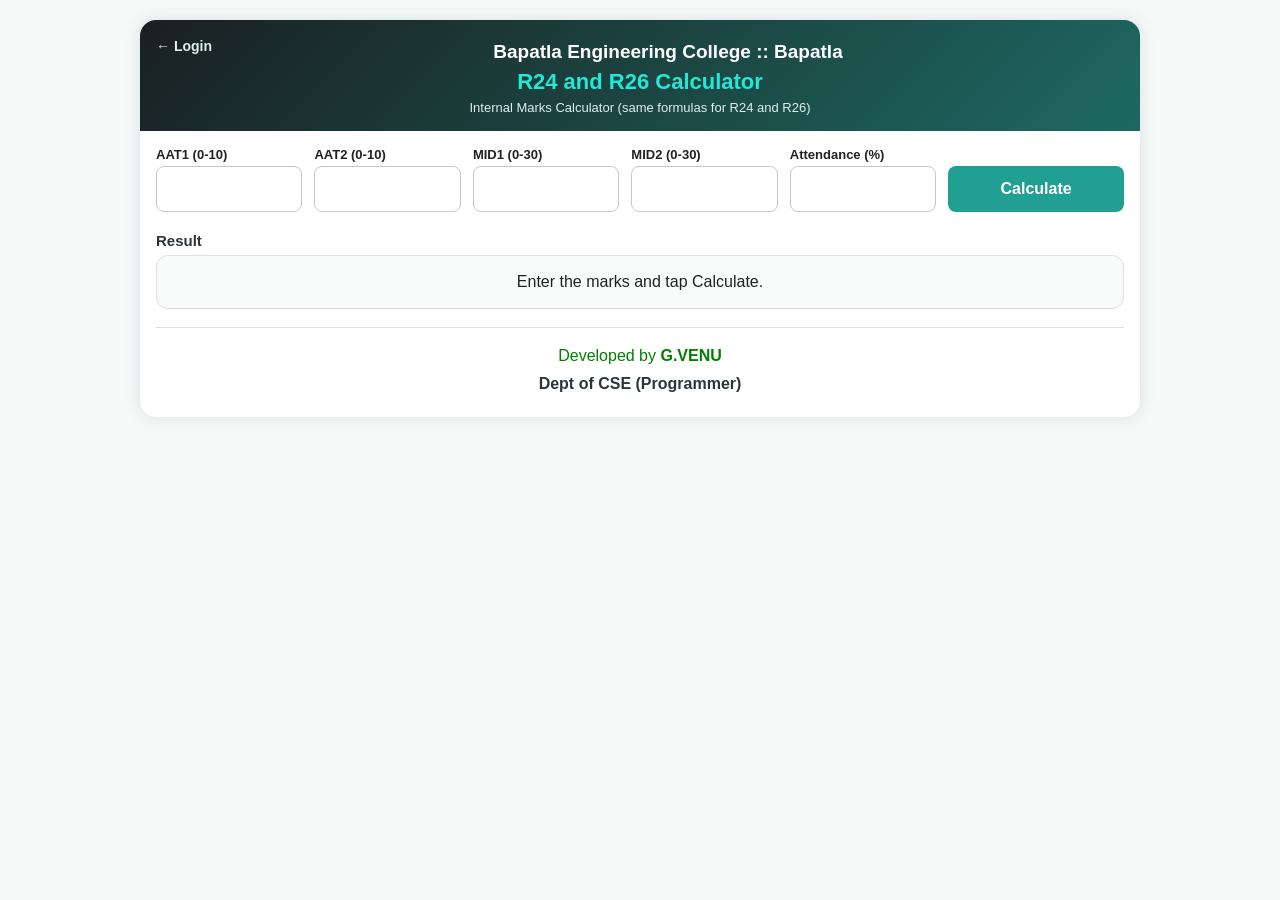
<file: calculator.html>
<!doctype html>
<html lang="en">
<head>
  <meta charset="utf-8">
  <meta name="viewport" content="width=device-width,initial-scale=1,viewport-fit=cover">
  <meta name="theme-color" content="#2d3539">
  <link rel="icon" href="assets/icon-192.png">
  <link rel="stylesheet" href="calc.css">
  <title>R24 and R26 Calculator · Bapatla Engineering College</title>
</head>
<body>
  <main class="calc">
    <header class="top">
      <a class="back" href="index.html">← Login</a>
      <h1>Bapatla Engineering College :: Bapatla</h1>
      <h2>R24 and R26 Calculator</h2>
      <p>Internal Marks Calculator (same formulas for R24 and R26)</p>
    </header>

    <form id="calcform" novalidate>
      <div class="row6">
        <div class="field"><label for="aat1">AAT1 (0-10)</label><input type="number" inputmode="decimal" step="any" id="aat1"></div>
        <div class="field"><label for="aat2">AAT2 (0-10)</label><input type="number" inputmode="decimal" step="any" id="aat2"></div>
        <div class="field"><label for="mid1">MID1 (0-30)</label><input type="number" inputmode="decimal" step="any" id="mid1"></div>
        <div class="field"><label for="mid2">MID2 (0-30)</label><input type="number" inputmode="decimal" step="any" id="mid2"></div>
        <div class="field"><label for="per">Attendance (%)</label><input type="number" inputmode="decimal" step="any" id="per"></div>
        <button type="submit">Calculate</button>
      </div>
    </form>

    <section class="result-wrap" aria-live="polite">
      <h3>Result</h3>
      <div id="result" class="result-box">Enter the marks and tap Calculate.</div>
    </section>

    <footer class="footer">
      Developed by <b>G.VENU</b><br>
      <b>Dept of CSE (Programmer)</b>
    </footer>
  </main>
  <script src="calc.js"></script>
</body>
</html>
</file>
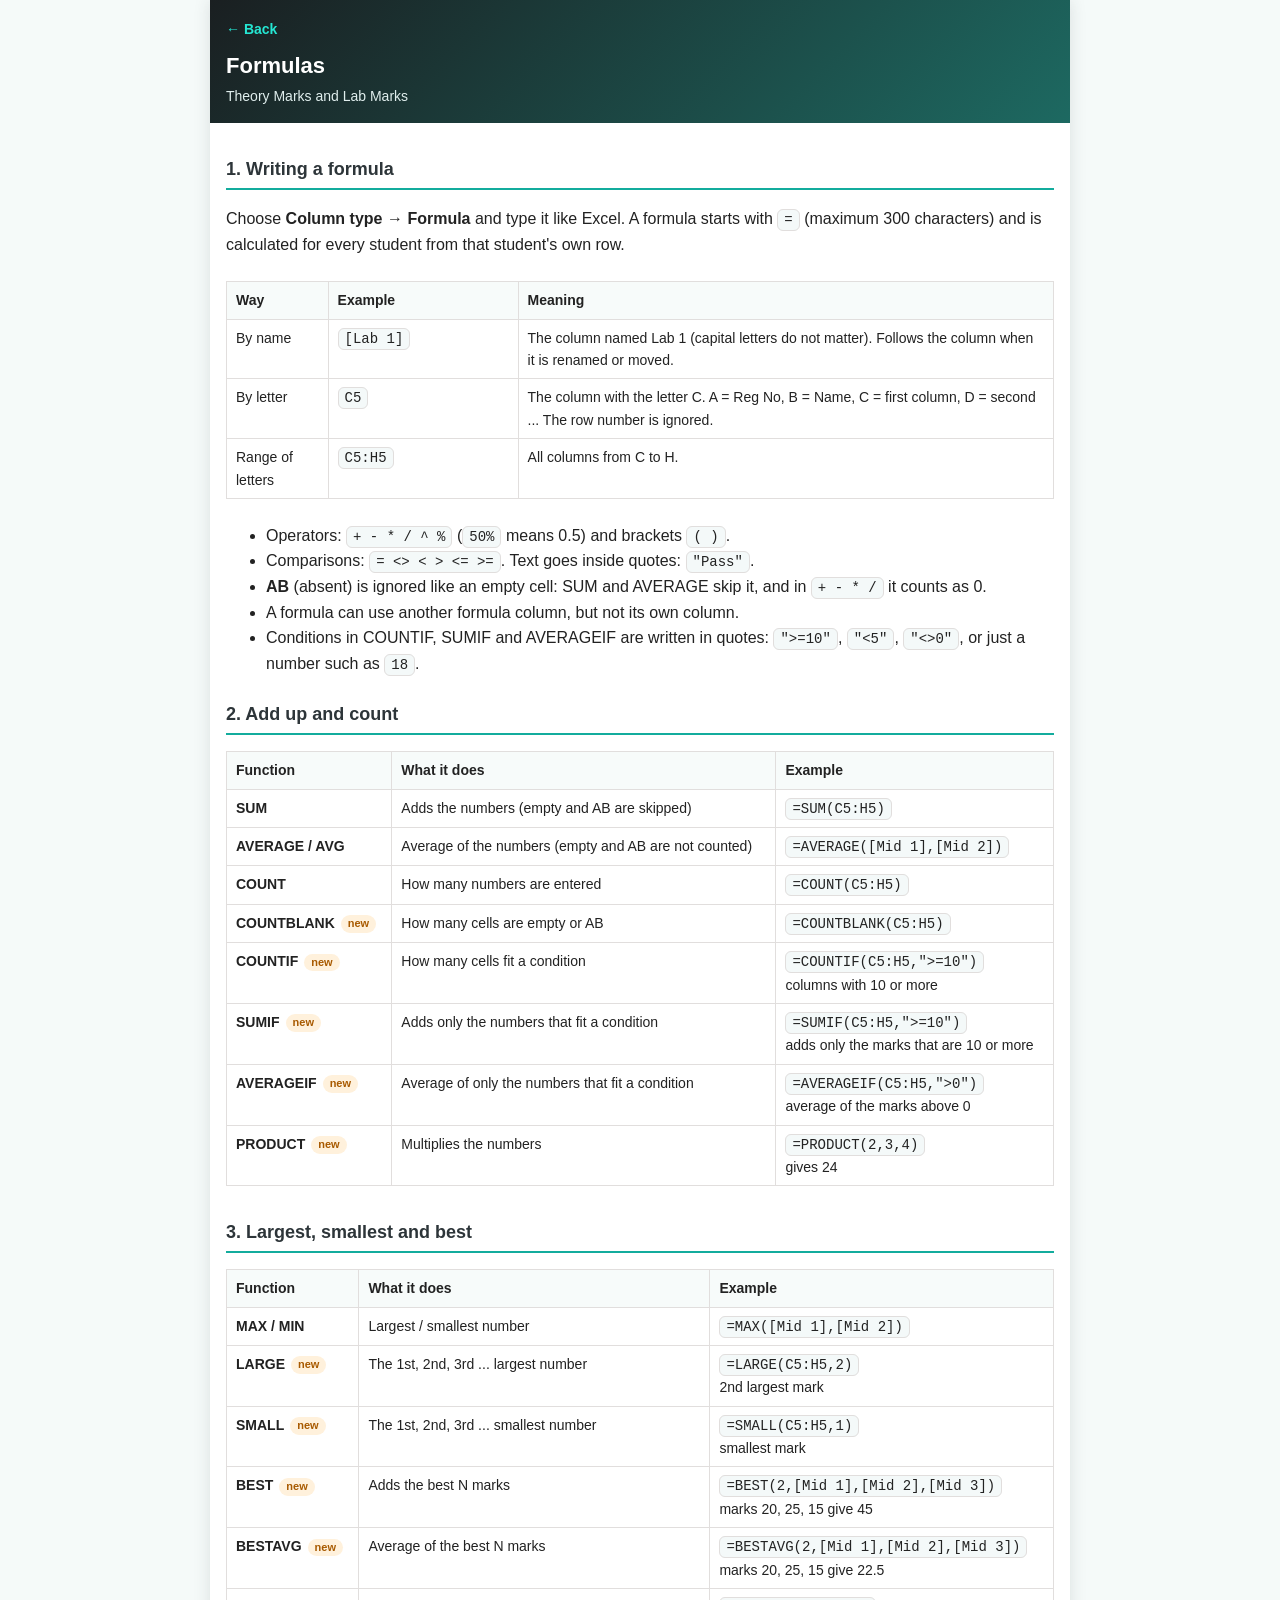
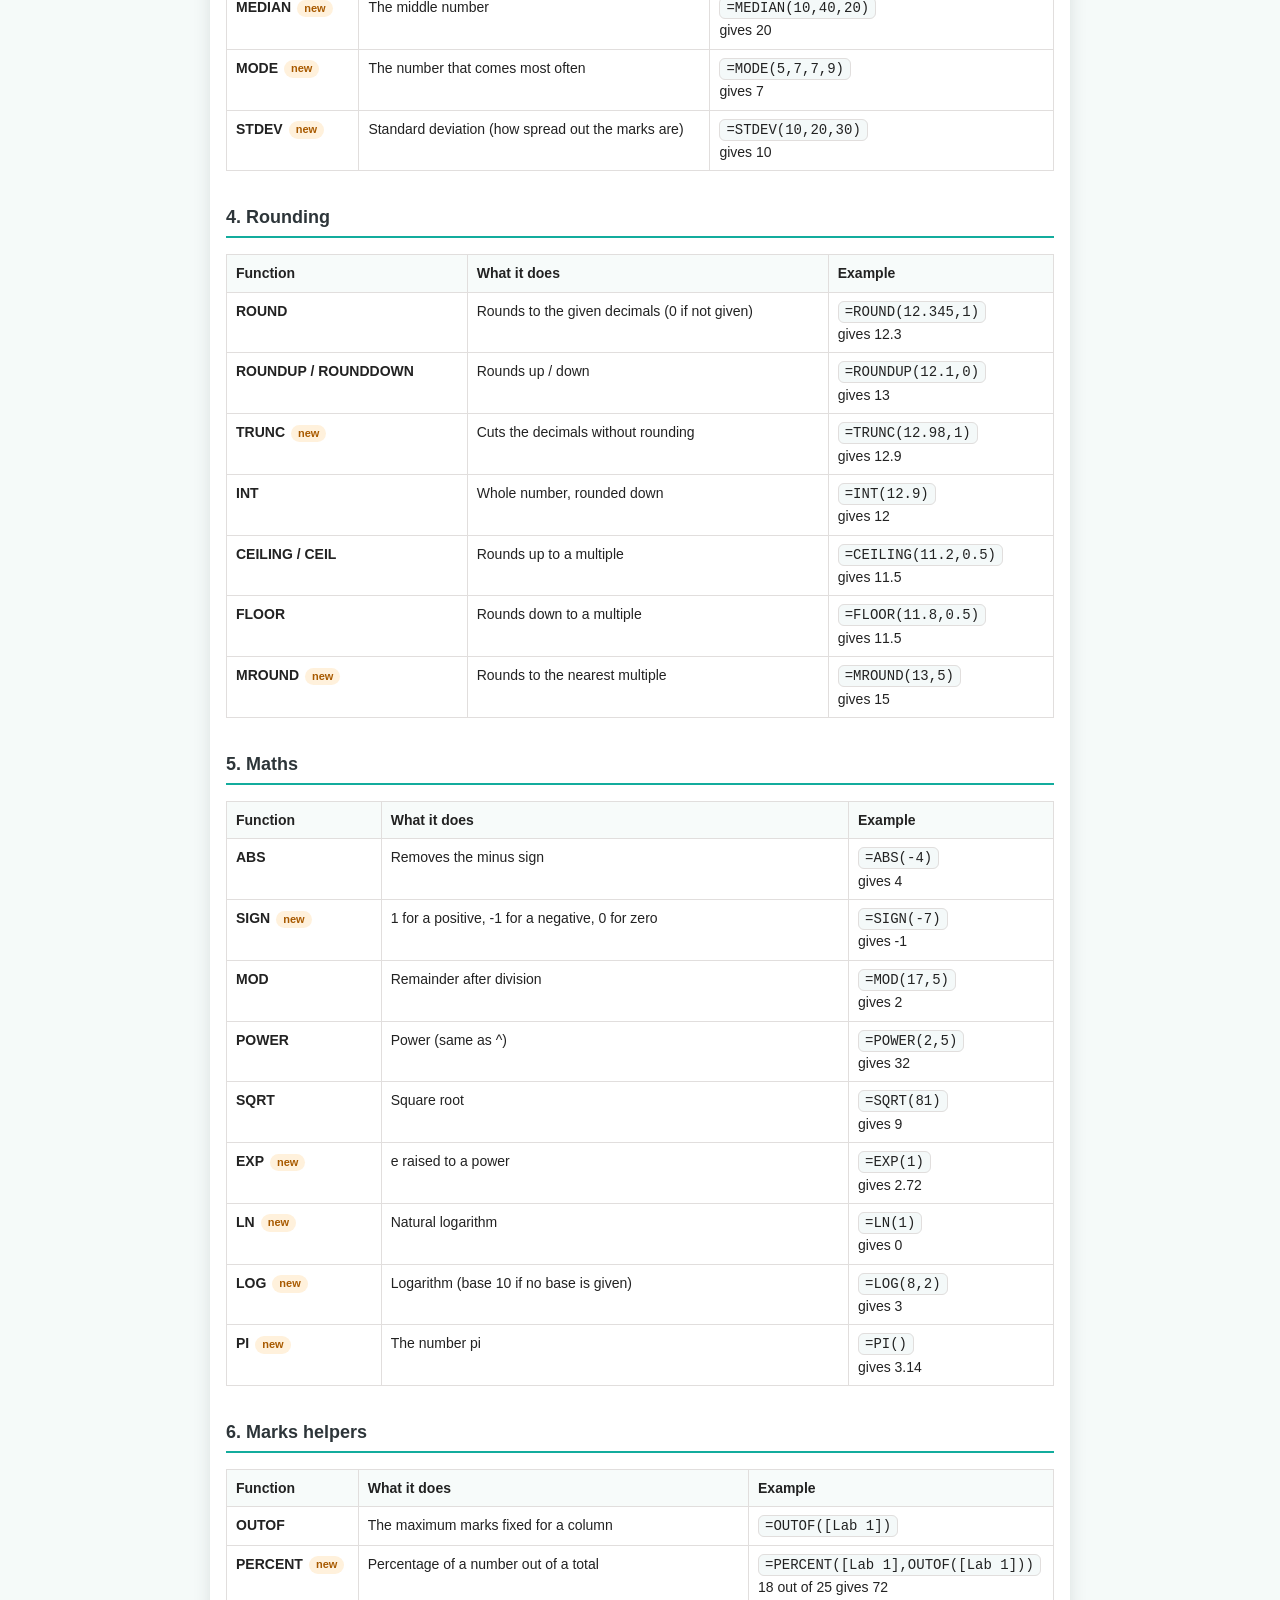
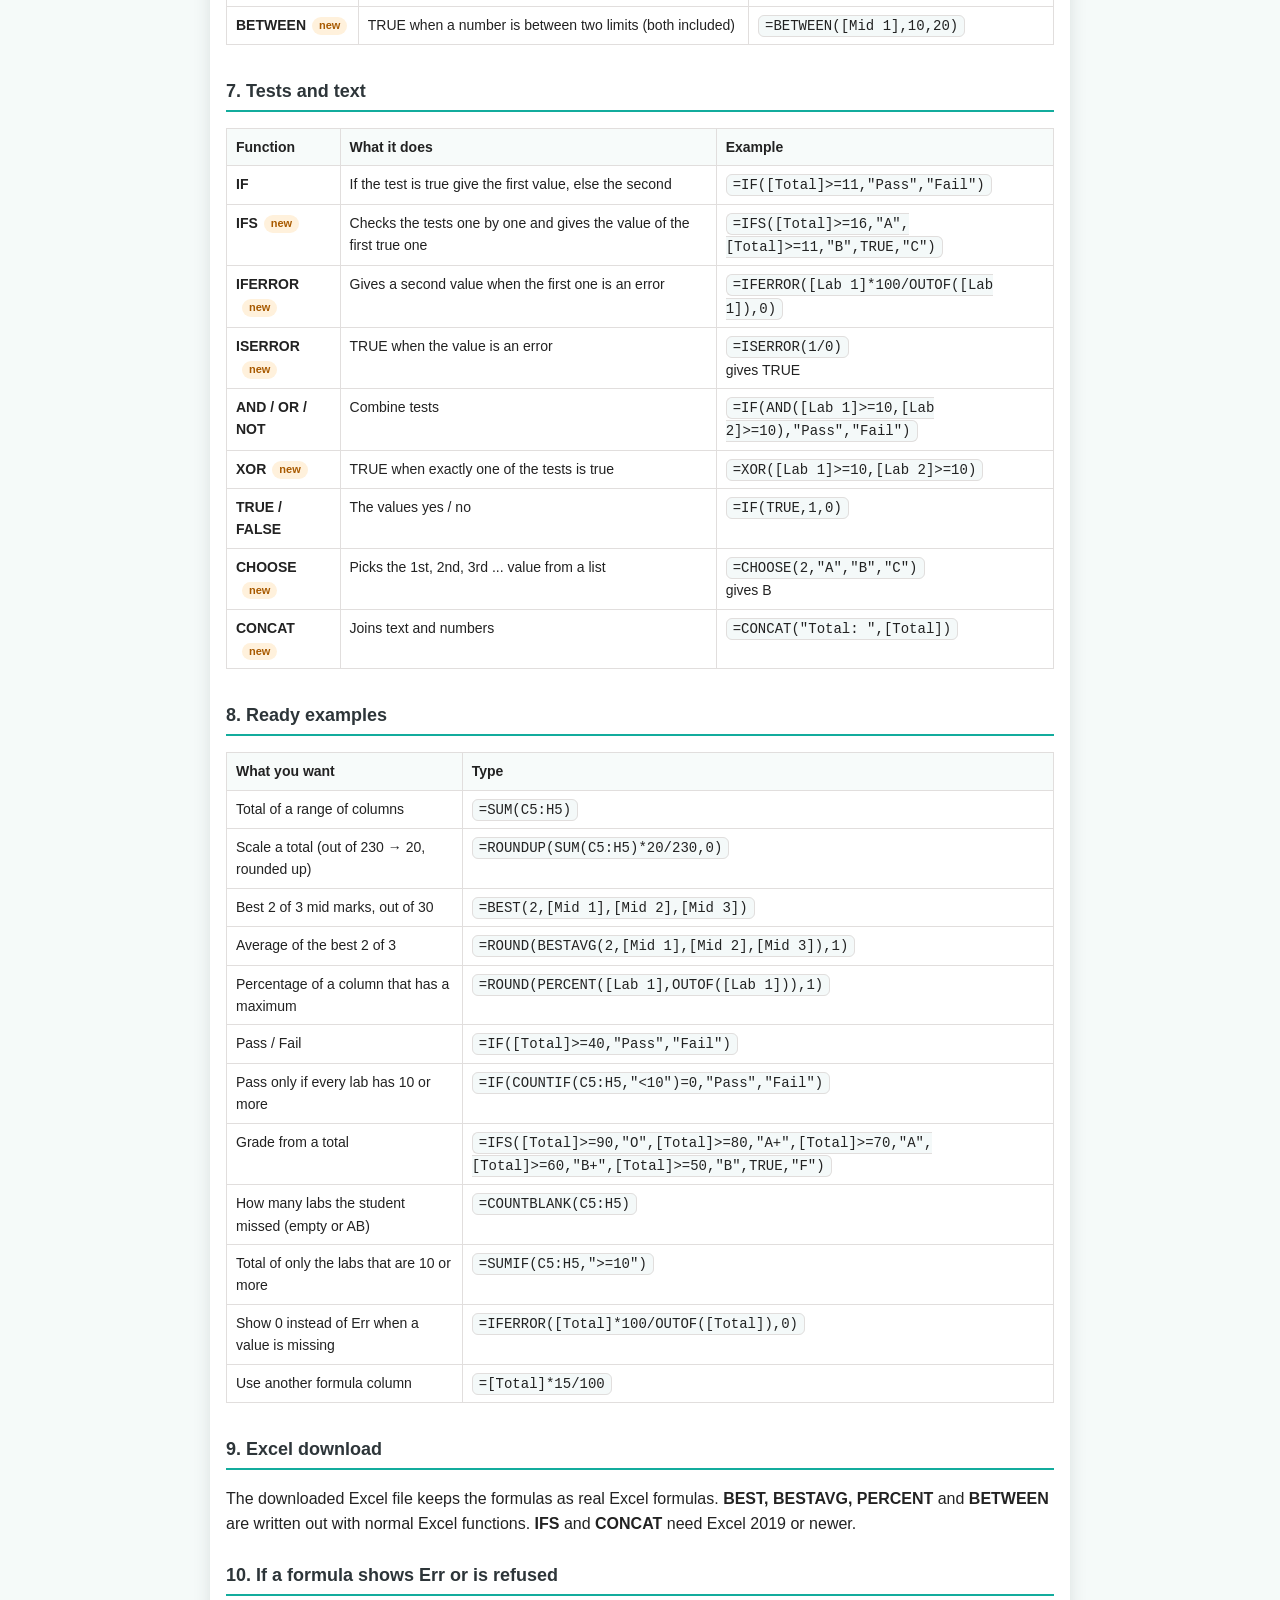
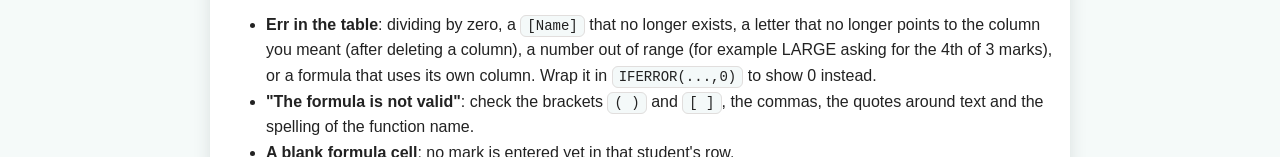
<file: instructions.html>
<!doctype html>
<html lang="en">
<head>
  <meta charset="utf-8">
  <meta name="viewport" content="width=device-width,initial-scale=1,viewport-fit=cover">
  <meta name="theme-color" content="#2d3539">
  <link rel="icon" href="assets/icon-192.png">
  <title>Formulas · Nagarjuna Tech Academy</title>
  <style>
    *{box-sizing:border-box}
    body{margin:0;font-family:Arial,Helvetica,sans-serif;background:#f5faf9;color:#222;line-height:1.6;padding:env(safe-area-inset-top) env(safe-area-inset-right) env(safe-area-inset-bottom) env(safe-area-inset-left)}
    .wrap{max-width:860px;margin:0 auto;background:#fff;min-height:100vh;box-shadow:0 0 16px #2d353922}
    header{background:linear-gradient(135deg,#1a1f21,#1d6961);color:#fff;padding:16px}
    header h1{margin:6px 0 2px;font-size:22px} header p{margin:0;color:#e0eeed;font-size:14px}
    .back{color:#25e7d3;font-weight:700;text-decoration:none;font-size:14px;cursor:pointer;background:none;border:0;padding:0}
    main{padding:8px 16px 28px}
    h2{margin:24px 0 8px;font-size:18px;color:#2d3539;border-bottom:2px solid #13ac9d;padding-bottom:4px}
    code{background:#f4f9f9;border:1px solid #e1dedd;border-radius:6px;padding:2px 6px;font-size:14px;overflow-wrap:anywhere}
    .ex{display:block;margin:6px 0;padding:8px 10px;white-space:pre-wrap}
    table{width:100%;border-collapse:collapse;font-size:14px;margin:8px 0}
    th,td{border:1px solid #e1dedd;padding:7px 9px;text-align:left;vertical-align:top}
    th{background:#f7fbfa}
    .note{background:#f4f9f9;border-left:4px solid #13ac9d;padding:8px 12px;border-radius:6px;margin:10px 0}
    .tw{overflow-x:auto}
    td:nth-child(2){min-width:190px}
    .new{display:inline-block;background:#fff1dc;color:#a85a00;border-radius:99px;font-size:11px;font-weight:700;padding:0 7px;margin-left:6px;vertical-align:middle}
  </style>
</head>
<body>
<div class="wrap">
  <header>
    <button class="back" id="bk">← Back</button>
    <h1>Formulas</h1>
    <p>Theory Marks and Lab Marks</p>
  </header>
  <main>

    <h2>1. Writing a formula</h2>
    <p>Choose <b>Column type → Formula</b> and type it like Excel. A formula starts with <code>=</code> (maximum 300 characters) and is calculated for every student from that student's own row.</p>
    <div class="tw"><table>
      <tr><th>Way</th><th>Example</th><th>Meaning</th></tr>
      <tr><td>By name</td><td><code>[Lab 1]</code></td><td>The column named Lab 1 (capital letters do not matter). Follows the column when it is renamed or moved.</td></tr>
      <tr><td>By letter</td><td><code>C5</code></td><td>The column with the letter C. A = Reg No, B = Name, C = first column, D = second ... The row number is ignored.</td></tr>
      <tr><td>Range of letters</td><td><code>C5:H5</code></td><td>All columns from C to H.</td></tr>
    </table></div>
    <ul>
      <li>Operators: <code>+ - * / ^ %</code> (<code>50%</code> means 0.5) and brackets <code>( )</code>.</li>
      <li>Comparisons: <code>= &lt;&gt; &lt; &gt; &lt;= &gt;=</code>. Text goes inside quotes: <code>"Pass"</code>.</li>
      <li><b>AB</b> (absent) is ignored like an empty cell: SUM and AVERAGE skip it, and in <code>+ - * /</code> it counts as 0.</li>
      <li>A formula can use another formula column, but not its own column.</li>
      <li>Conditions in COUNTIF, SUMIF and AVERAGEIF are written in quotes: <code>"&gt;=10"</code>, <code>"&lt;5"</code>, <code>"&lt;&gt;0"</code>, or just a number such as <code>18</code>.</li>
    </ul>

    <h2>2. Add up and count</h2>
    <div class="tw"><table><tr><th>Function</th><th>What it does</th><th>Example</th></tr><tr><td><b>SUM</b></td><td>Adds the numbers (empty and AB are skipped)</td><td><code>=SUM(C5:H5)</code></td></tr><tr><td><b>AVERAGE / AVG</b></td><td>Average of the numbers (empty and AB are not counted)</td><td><code>=AVERAGE([Mid 1],[Mid 2])</code></td></tr><tr><td><b>COUNT</b></td><td>How many numbers are entered</td><td><code>=COUNT(C5:H5)</code></td></tr><tr><td><b>COUNTBLANK</b><span class="new">new</span></td><td>How many cells are empty or AB</td><td><code>=COUNTBLANK(C5:H5)</code></td></tr><tr><td><b>COUNTIF</b><span class="new">new</span></td><td>How many cells fit a condition</td><td><code>=COUNTIF(C5:H5,"&gt;=10")</code><br>columns with 10 or more</td></tr><tr><td><b>SUMIF</b><span class="new">new</span></td><td>Adds only the numbers that fit a condition</td><td><code>=SUMIF(C5:H5,"&gt;=10")</code><br>adds only the marks that are 10 or more</td></tr><tr><td><b>AVERAGEIF</b><span class="new">new</span></td><td>Average of only the numbers that fit a condition</td><td><code>=AVERAGEIF(C5:H5,"&gt;0")</code><br>average of the marks above 0</td></tr><tr><td><b>PRODUCT</b><span class="new">new</span></td><td>Multiplies the numbers</td><td><code>=PRODUCT(2,3,4)</code><br>gives 24</td></tr></table></div>
    <h2>3. Largest, smallest and best</h2>
    <div class="tw"><table><tr><th>Function</th><th>What it does</th><th>Example</th></tr><tr><td><b>MAX / MIN</b></td><td>Largest / smallest number</td><td><code>=MAX([Mid 1],[Mid 2])</code></td></tr><tr><td><b>LARGE</b><span class="new">new</span></td><td>The 1st, 2nd, 3rd ... largest number</td><td><code>=LARGE(C5:H5,2)</code><br>2nd largest mark</td></tr><tr><td><b>SMALL</b><span class="new">new</span></td><td>The 1st, 2nd, 3rd ... smallest number</td><td><code>=SMALL(C5:H5,1)</code><br>smallest mark</td></tr><tr><td><b>BEST</b><span class="new">new</span></td><td>Adds the best N marks</td><td><code>=BEST(2,[Mid 1],[Mid 2],[Mid 3])</code><br>marks 20, 25, 15 give 45</td></tr><tr><td><b>BESTAVG</b><span class="new">new</span></td><td>Average of the best N marks</td><td><code>=BESTAVG(2,[Mid 1],[Mid 2],[Mid 3])</code><br>marks 20, 25, 15 give 22.5</td></tr><tr><td><b>MEDIAN</b><span class="new">new</span></td><td>The middle number</td><td><code>=MEDIAN(10,40,20)</code><br>gives 20</td></tr><tr><td><b>MODE</b><span class="new">new</span></td><td>The number that comes most often</td><td><code>=MODE(5,7,7,9)</code><br>gives 7</td></tr><tr><td><b>STDEV</b><span class="new">new</span></td><td>Standard deviation (how spread out the marks are)</td><td><code>=STDEV(10,20,30)</code><br>gives 10</td></tr></table></div>
    <h2>4. Rounding</h2>
    <div class="tw"><table><tr><th>Function</th><th>What it does</th><th>Example</th></tr><tr><td><b>ROUND</b></td><td>Rounds to the given decimals (0 if not given)</td><td><code>=ROUND(12.345,1)</code><br>gives 12.3</td></tr><tr><td><b>ROUNDUP / ROUNDDOWN</b></td><td>Rounds up / down</td><td><code>=ROUNDUP(12.1,0)</code><br>gives 13</td></tr><tr><td><b>TRUNC</b><span class="new">new</span></td><td>Cuts the decimals without rounding</td><td><code>=TRUNC(12.98,1)</code><br>gives 12.9</td></tr><tr><td><b>INT</b></td><td>Whole number, rounded down</td><td><code>=INT(12.9)</code><br>gives 12</td></tr><tr><td><b>CEILING / CEIL</b></td><td>Rounds up to a multiple</td><td><code>=CEILING(11.2,0.5)</code><br>gives 11.5</td></tr><tr><td><b>FLOOR</b></td><td>Rounds down to a multiple</td><td><code>=FLOOR(11.8,0.5)</code><br>gives 11.5</td></tr><tr><td><b>MROUND</b><span class="new">new</span></td><td>Rounds to the nearest multiple</td><td><code>=MROUND(13,5)</code><br>gives 15</td></tr></table></div>
    <h2>5. Maths</h2>
    <div class="tw"><table><tr><th>Function</th><th>What it does</th><th>Example</th></tr><tr><td><b>ABS</b></td><td>Removes the minus sign</td><td><code>=ABS(-4)</code><br>gives 4</td></tr><tr><td><b>SIGN</b><span class="new">new</span></td><td>1 for a positive, -1 for a negative, 0 for zero</td><td><code>=SIGN(-7)</code><br>gives -1</td></tr><tr><td><b>MOD</b></td><td>Remainder after division</td><td><code>=MOD(17,5)</code><br>gives 2</td></tr><tr><td><b>POWER</b></td><td>Power (same as ^)</td><td><code>=POWER(2,5)</code><br>gives 32</td></tr><tr><td><b>SQRT</b></td><td>Square root</td><td><code>=SQRT(81)</code><br>gives 9</td></tr><tr><td><b>EXP</b><span class="new">new</span></td><td>e raised to a power</td><td><code>=EXP(1)</code><br>gives 2.72</td></tr><tr><td><b>LN</b><span class="new">new</span></td><td>Natural logarithm</td><td><code>=LN(1)</code><br>gives 0</td></tr><tr><td><b>LOG</b><span class="new">new</span></td><td>Logarithm (base 10 if no base is given)</td><td><code>=LOG(8,2)</code><br>gives 3</td></tr><tr><td><b>PI</b><span class="new">new</span></td><td>The number pi</td><td><code>=PI()</code><br>gives 3.14</td></tr></table></div>
    <h2>6. Marks helpers</h2>
    <div class="tw"><table><tr><th>Function</th><th>What it does</th><th>Example</th></tr><tr><td><b>OUTOF</b></td><td>The maximum marks fixed for a column</td><td><code>=OUTOF([Lab 1])</code></td></tr><tr><td><b>PERCENT</b><span class="new">new</span></td><td>Percentage of a number out of a total</td><td><code>=PERCENT([Lab 1],OUTOF([Lab 1]))</code><br>18 out of 25 gives 72</td></tr><tr><td><b>BETWEEN</b><span class="new">new</span></td><td>TRUE when a number is between two limits (both included)</td><td><code>=BETWEEN([Mid 1],10,20)</code></td></tr></table></div>
    <h2>7. Tests and text</h2>
    <div class="tw"><table><tr><th>Function</th><th>What it does</th><th>Example</th></tr><tr><td><b>IF</b></td><td>If the test is true give the first value, else the second</td><td><code>=IF([Total]&gt;=11,"Pass","Fail")</code></td></tr><tr><td><b>IFS</b><span class="new">new</span></td><td>Checks the tests one by one and gives the value of the first true one</td><td><code>=IFS([Total]&gt;=16,"A",[Total]&gt;=11,"B",TRUE,"C")</code></td></tr><tr><td><b>IFERROR</b><span class="new">new</span></td><td>Gives a second value when the first one is an error</td><td><code>=IFERROR([Lab 1]*100/OUTOF([Lab 1]),0)</code></td></tr><tr><td><b>ISERROR</b><span class="new">new</span></td><td>TRUE when the value is an error</td><td><code>=ISERROR(1/0)</code><br>gives TRUE</td></tr><tr><td><b>AND / OR / NOT</b></td><td>Combine tests</td><td><code>=IF(AND([Lab 1]&gt;=10,[Lab 2]&gt;=10),"Pass","Fail")</code></td></tr><tr><td><b>XOR</b><span class="new">new</span></td><td>TRUE when exactly one of the tests is true</td><td><code>=XOR([Lab 1]&gt;=10,[Lab 2]&gt;=10)</code></td></tr><tr><td><b>TRUE / FALSE</b></td><td>The values yes / no</td><td><code>=IF(TRUE,1,0)</code></td></tr><tr><td><b>CHOOSE</b><span class="new">new</span></td><td>Picks the 1st, 2nd, 3rd ... value from a list</td><td><code>=CHOOSE(2,"A","B","C")</code><br>gives B</td></tr><tr><td><b>CONCAT</b><span class="new">new</span></td><td>Joins text and numbers</td><td><code>=CONCAT("Total: ",[Total])</code></td></tr></table></div>
    <h2>8. Ready examples</h2>
    <div class="tw"><table><tr><th>What you want</th><th>Type</th></tr><tr><td>Total of a range of columns</td><td><code>=SUM(C5:H5)</code></td></tr><tr><td>Scale a total (out of 230 → 20, rounded up)</td><td><code>=ROUNDUP(SUM(C5:H5)*20/230,0)</code></td></tr><tr><td>Best 2 of 3 mid marks, out of 30</td><td><code>=BEST(2,[Mid 1],[Mid 2],[Mid 3])</code></td></tr><tr><td>Average of the best 2 of 3</td><td><code>=ROUND(BESTAVG(2,[Mid 1],[Mid 2],[Mid 3]),1)</code></td></tr><tr><td>Percentage of a column that has a maximum</td><td><code>=ROUND(PERCENT([Lab 1],OUTOF([Lab 1])),1)</code></td></tr><tr><td>Pass / Fail</td><td><code>=IF([Total]&gt;=40,"Pass","Fail")</code></td></tr><tr><td>Pass only if every lab has 10 or more</td><td><code>=IF(COUNTIF(C5:H5,"&lt;10")=0,"Pass","Fail")</code></td></tr><tr><td>Grade from a total</td><td><code>=IFS([Total]&gt;=90,"O",[Total]&gt;=80,"A+",[Total]&gt;=70,"A",[Total]&gt;=60,"B+",[Total]&gt;=50,"B",TRUE,"F")</code></td></tr><tr><td>How many labs the student missed (empty or AB)</td><td><code>=COUNTBLANK(C5:H5)</code></td></tr><tr><td>Total of only the labs that are 10 or more</td><td><code>=SUMIF(C5:H5,"&gt;=10")</code></td></tr><tr><td>Show 0 instead of Err when a value is missing</td><td><code>=IFERROR([Total]*100/OUTOF([Total]),0)</code></td></tr><tr><td>Use another formula column</td><td><code>=[Total]*15/100</code></td></tr></table></div>

    <h2>9. Excel download</h2>
    <p>The downloaded Excel file keeps the formulas as real Excel formulas. <b>BEST, BESTAVG, PERCENT</b> and <b>BETWEEN</b> are written out with normal Excel functions. <b>IFS</b> and <b>CONCAT</b> need Excel 2019 or newer.</p>

    <h2>10. If a formula shows Err or is refused</h2>
    <ul>
      <li><b>Err in the table</b>: dividing by zero, a <code>[Name]</code> that no longer exists, a letter that no longer points to the column you meant (after deleting a column), a number out of range (for example LARGE asking for the 4th of 3 marks), or a formula that uses its own column. Wrap it in <code>IFERROR(...,0)</code> to show 0 instead.</li>
      <li><b>"The formula is not valid"</b>: check the brackets <code>( )</code> and <code>[ ]</code>, the commas, the quotes around text and the spelling of the function name.</li>
      <li><b>A blank formula cell</b>: no mark is entered yet in that student's row.</li>
    </ul>

  </main>
</div>
<script>
document.getElementById('bk').onclick = function () { if (history.length > 1 && !window.opener) history.back(); else window.close(); };
</script>
</body>
</html>
</file>
<file: calc.css>
/* R24 and R26 Calculator – horizontal layout, mobile friendly */
*{box-sizing:border-box}
html{-webkit-text-size-adjust:100%}
body{margin:0;min-height:100vh;font-family:Arial,Helvetica,sans-serif;background:#f5faf9;color:#222;
  padding:env(safe-area-inset-top) env(safe-area-inset-right) env(safe-area-inset-bottom) env(safe-area-inset-left)}
.calc{max-width:1000px;margin:0 auto;background:#fff;min-height:100vh;box-shadow:0 0 16px #2d353922}
.top{background:linear-gradient(135deg,#1a1f21,#1d6961);color:#fff;padding:14px 16px 16px;text-align:center}
.top h1{margin:6px 0 4px;font-size:19px;line-height:1.25}
.top h2{margin:0;font-size:22px;color:#25e7d3;line-height:1.3}
.top p{margin:4px 0 0;font-size:13px;color:#e0eeed}
.back{display:inline-block;float:left;color:#e0eeed;font-size:14px;font-weight:700;text-decoration:none;padding:4px 0}
.top::after{content:"";display:block;clear:both}
form{padding:16px}
.row6{display:grid;grid-template-columns:repeat(5,1fr) 1.2fr;gap:12px;align-items:end}       /* all inputs and the button in ONE row */
.field{display:flex;flex-direction:column;gap:4px;min-width:0}
.field label{font-size:13px;font-weight:700}
.field input{width:100%;min-height:46px;padding:8px 10px;font-size:16px;border:1.5px solid #cbc5c4;border-radius:8px;background:#fff}
.field input:focus{outline:none;border-color:#15655d;box-shadow:0 0 0 3px #15655d22}
button[type=submit]{min-height:46px;font-size:16px;font-weight:700;color:#fff;background:#209f92;border:0;border-radius:8px;cursor:pointer}
button[type=submit]:active{filter:brightness(.9)}
.result-wrap{padding:0 16px 4px}
.result-wrap h3{margin:4px 0 6px;font-size:15px;color:#2d3539}
.result-box{display:flex;flex-wrap:wrap;align-items:center;justify-content:center;gap:12px 24px;padding:14px;background:#f7fbfa;border:1px solid #e1dedd;border-radius:12px;text-align:center;line-height:1.5;overflow-wrap:anywhere}
.total{flex:0 1 auto;font-size:14px;color:#555}
.total strong{display:block;font-size:34px;color:#2d3539;line-height:1.2}
.parts{flex:0 1 320px;border-collapse:collapse;font-size:14px}
.parts td{padding:6px 6px;border-top:1px solid #e1eeed;text-align:left}
.parts td+td{text-align:right;font-weight:700}
.result-box>span{flex:0 1 auto}
.footer{margin:14px 16px 0;padding:14px 0 20px;border-top:1px solid #e1dedd;text-align:center;color:green;line-height:1.7}
.footer b:last-child{color:#2d3539}
@media (max-width:760px){.row6{grid-template-columns:repeat(3,1fr)}button[type=submit]{grid-column:1 / -1}}
@media (max-width:420px){.row6{grid-template-columns:1fr 1fr;gap:10px}.top h2{font-size:19px}.top h1{font-size:17px}}
@media (min-width:1040px){body{padding-top:20px}.calc{min-height:0;border-radius:16px;overflow:hidden}}
</file>
